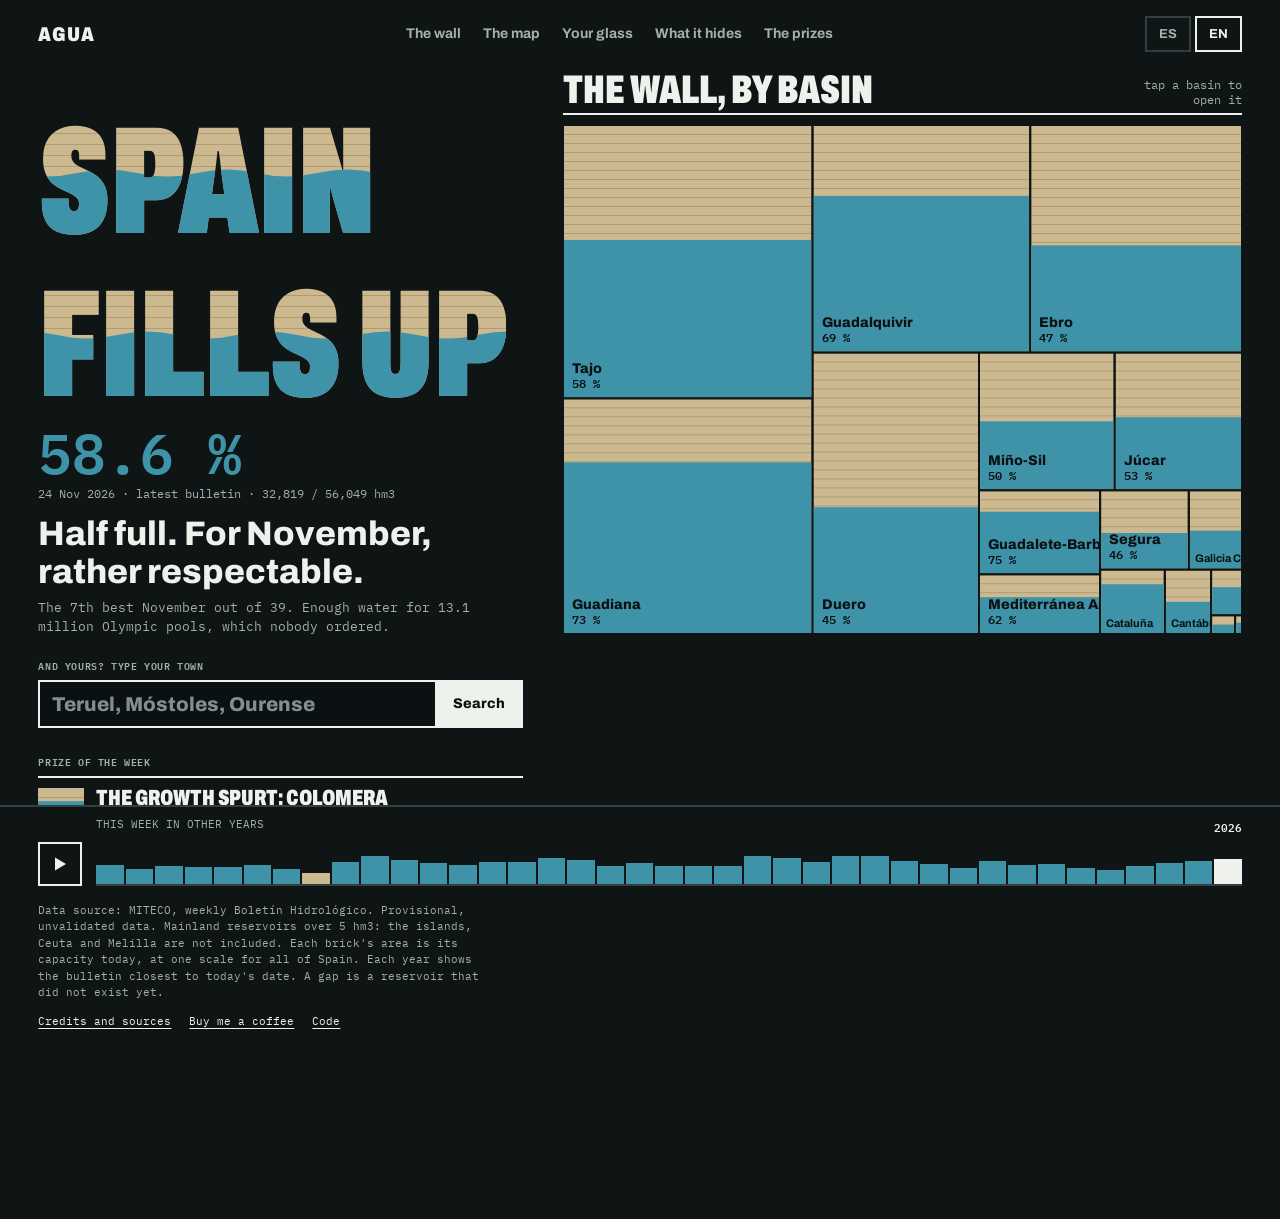
<file: index.html>
<!DOCTYPE html>
<html lang="es">
<head>
<meta charset="utf-8">
<meta name="viewport" content="width=device-width, initial-scale=1">
<title>Agua · España se llena</title>
<meta name="description" content="Los embalses de España como un muro de agua: cada ladrillo es un embalse, a su nivel de esta semana, y de esta semana en otros años desde 1988. Spain's reservoirs as a wall of water.">
<meta property="og:title" content="Agua · España se llena">
<meta property="og:description" content="Los embalses de España como un muro de agua. Cada ladrillo, un embalse. Desde 1988.">
<meta property="og:type" content="website">
<meta property="og:url" content="https://agua.lessane.es/">
<meta name="theme-color" content="#0F1415">
<link rel="icon" href="assets/favicon.svg" type="image/svg+xml">
<link rel="preload" href="assets/fonts/archivo-latin.woff2" as="font" type="font/woff2" crossorigin>
<link rel="stylesheet" href="assets/agua.css">
<link rel="stylesheet" href="assets/portada.css">
</head>
<body>
<header class="top">
  <div class="brand"><a href="./">AGUA</a></div>
  <div class="lang"><button id="l-es" aria-pressed="true">ES</button><button id="l-en" aria-pressed="false">EN</button></div>
</header>
<nav id="nav"></nav>
<div class="hero">
  <h1 id="h1"></h1>
  <div class="sub"><div class="nat" id="nat">56,0 %</div><div class="when" id="when"></div></div>
  <p class="lede" id="lede"></p>
</div>
<main id="main"></main>
<div id="tip" hidden></div>
<div id="card" hidden><div id="loc"></div><div class="cn" id="cn"></div><div class="cp" id="cp"></div><div id="ring"></div><div class="cd" id="cd"></div><button id="cx" aria-label="Cerrar"><svg width="14" height="14" viewBox="0 0 14 14" aria-hidden="true"><path d="M2 2l10 10M12 2L2 12" stroke="currentColor" stroke-width="2"/></svg></button></div>
<div class="dock">
  <button id="play" aria-label="Reproducir"><svg id="pi" width="16" height="16" viewBox="0 0 16 16" aria-hidden="true"><path d="M3 1.5v13l11-6.5z" fill="currentColor"/></svg></button>
  <div class="track">
    <div class="tl"><span id="sl"></span><strong id="yl">2026</strong></div>
    <div class="bars" id="bars" aria-hidden="true"></div>
    <input id="year" type="range" min="1988" max="2026" step="1" value="2026" aria-label="Año">
  </div>
</div>
<noscript><p class="msg">Esta página necesita JavaScript para dibujar el muro. / This page needs JavaScript to draw the wall.</p></noscript>
<script src="assets/agua.js"></script>
<script src="assets/portada.js"></script>
</body>
</html>
</file>
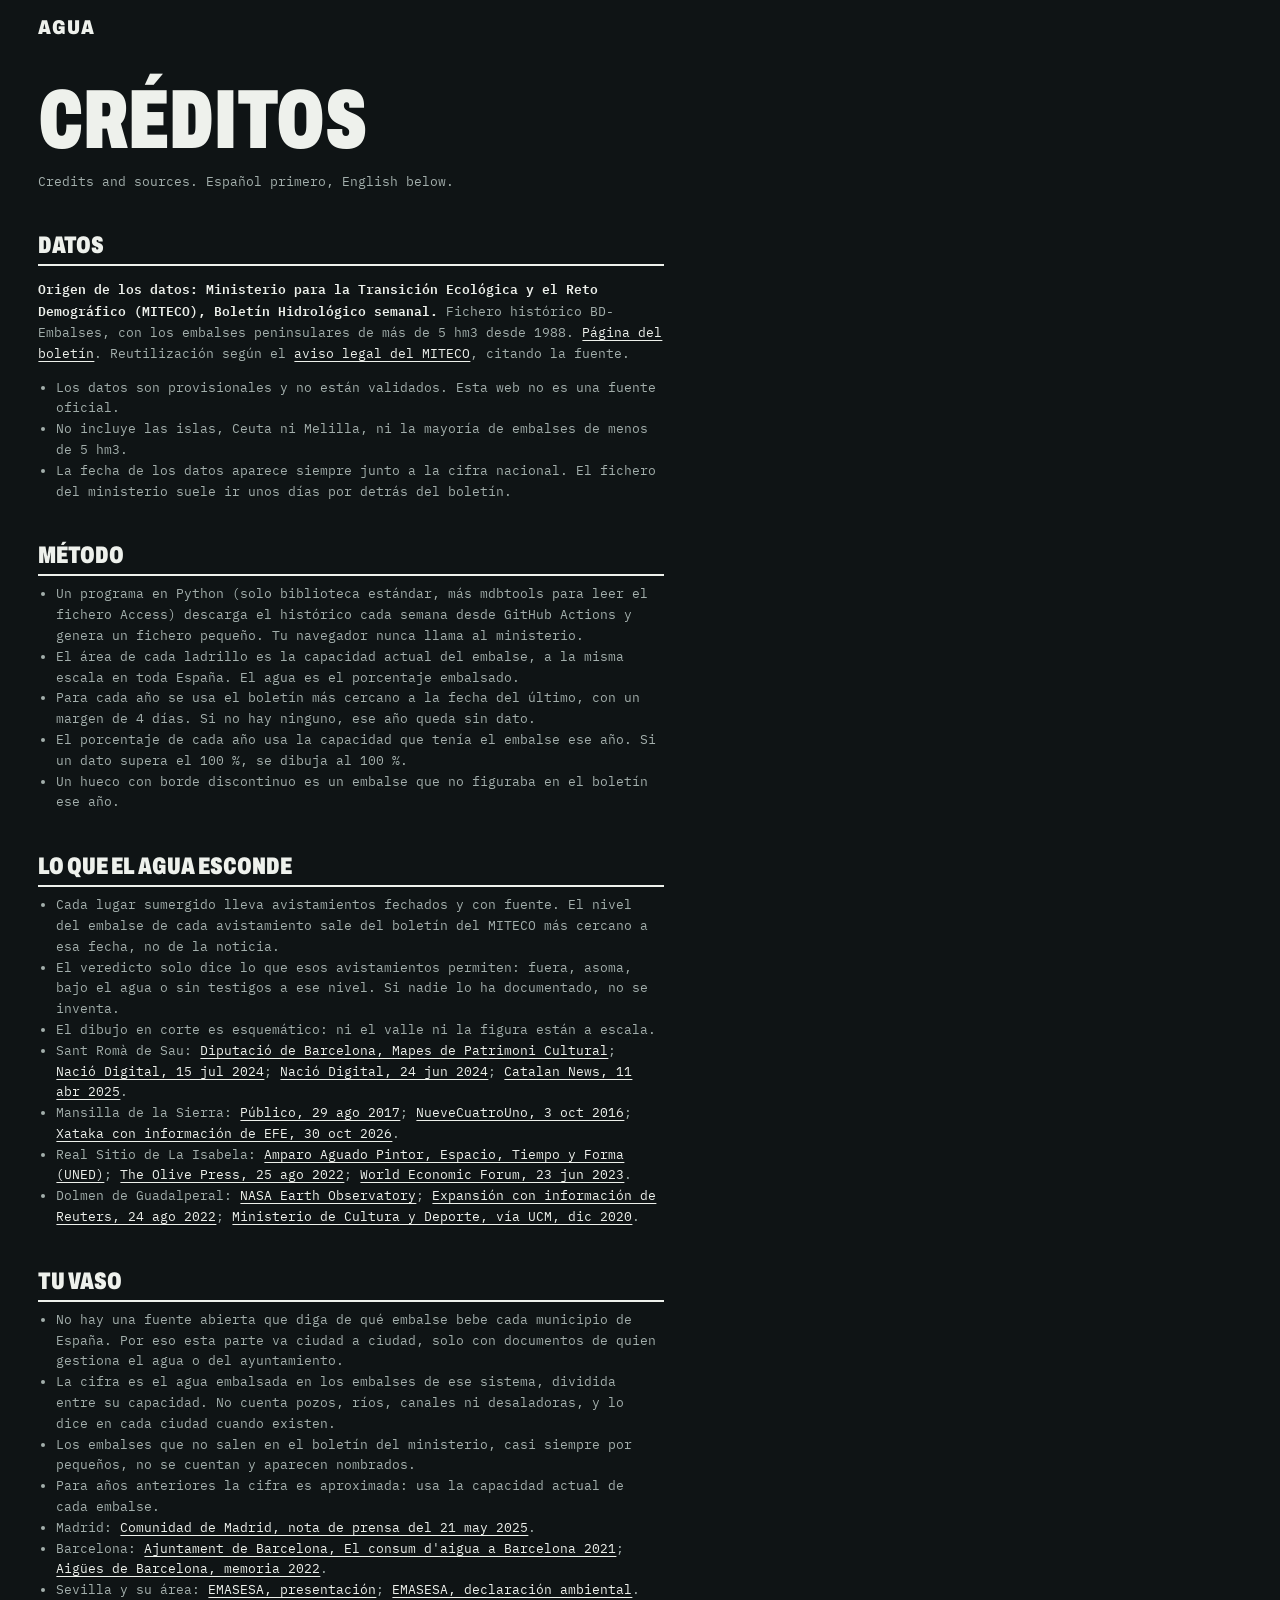
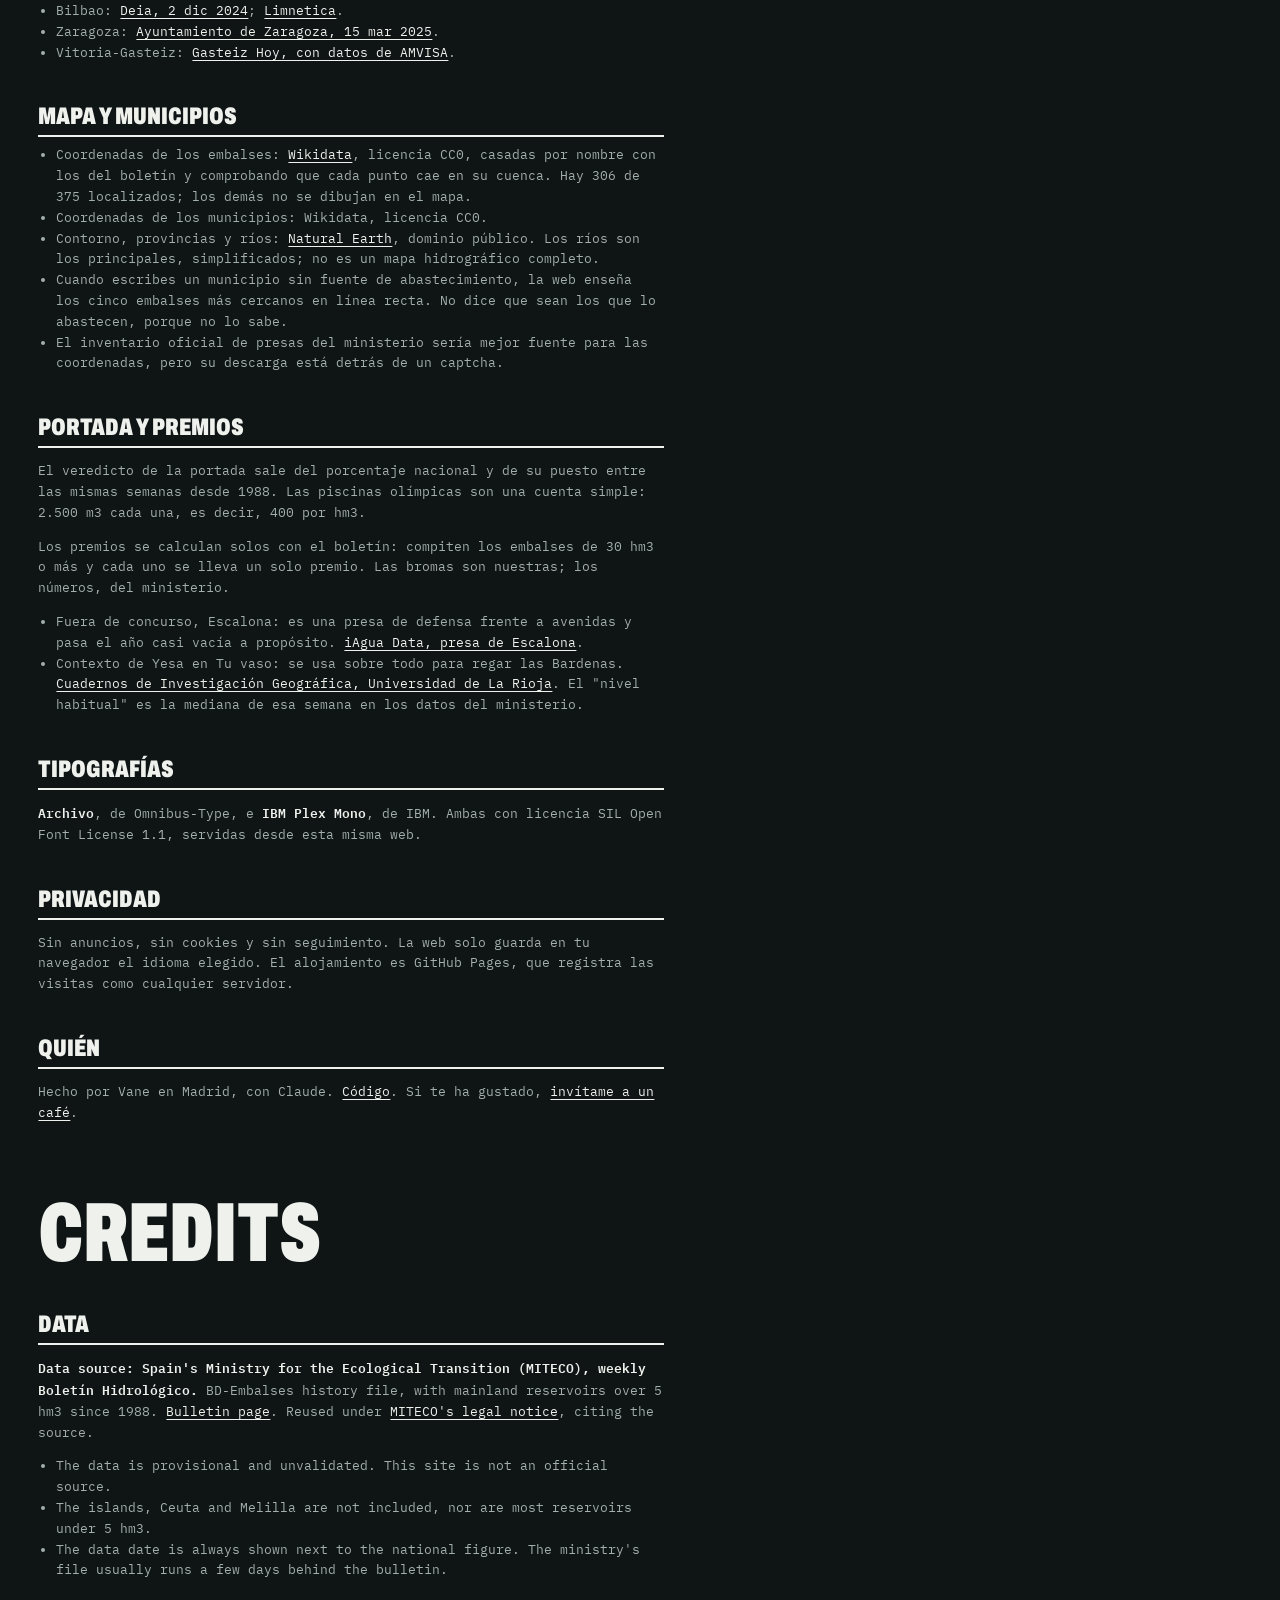
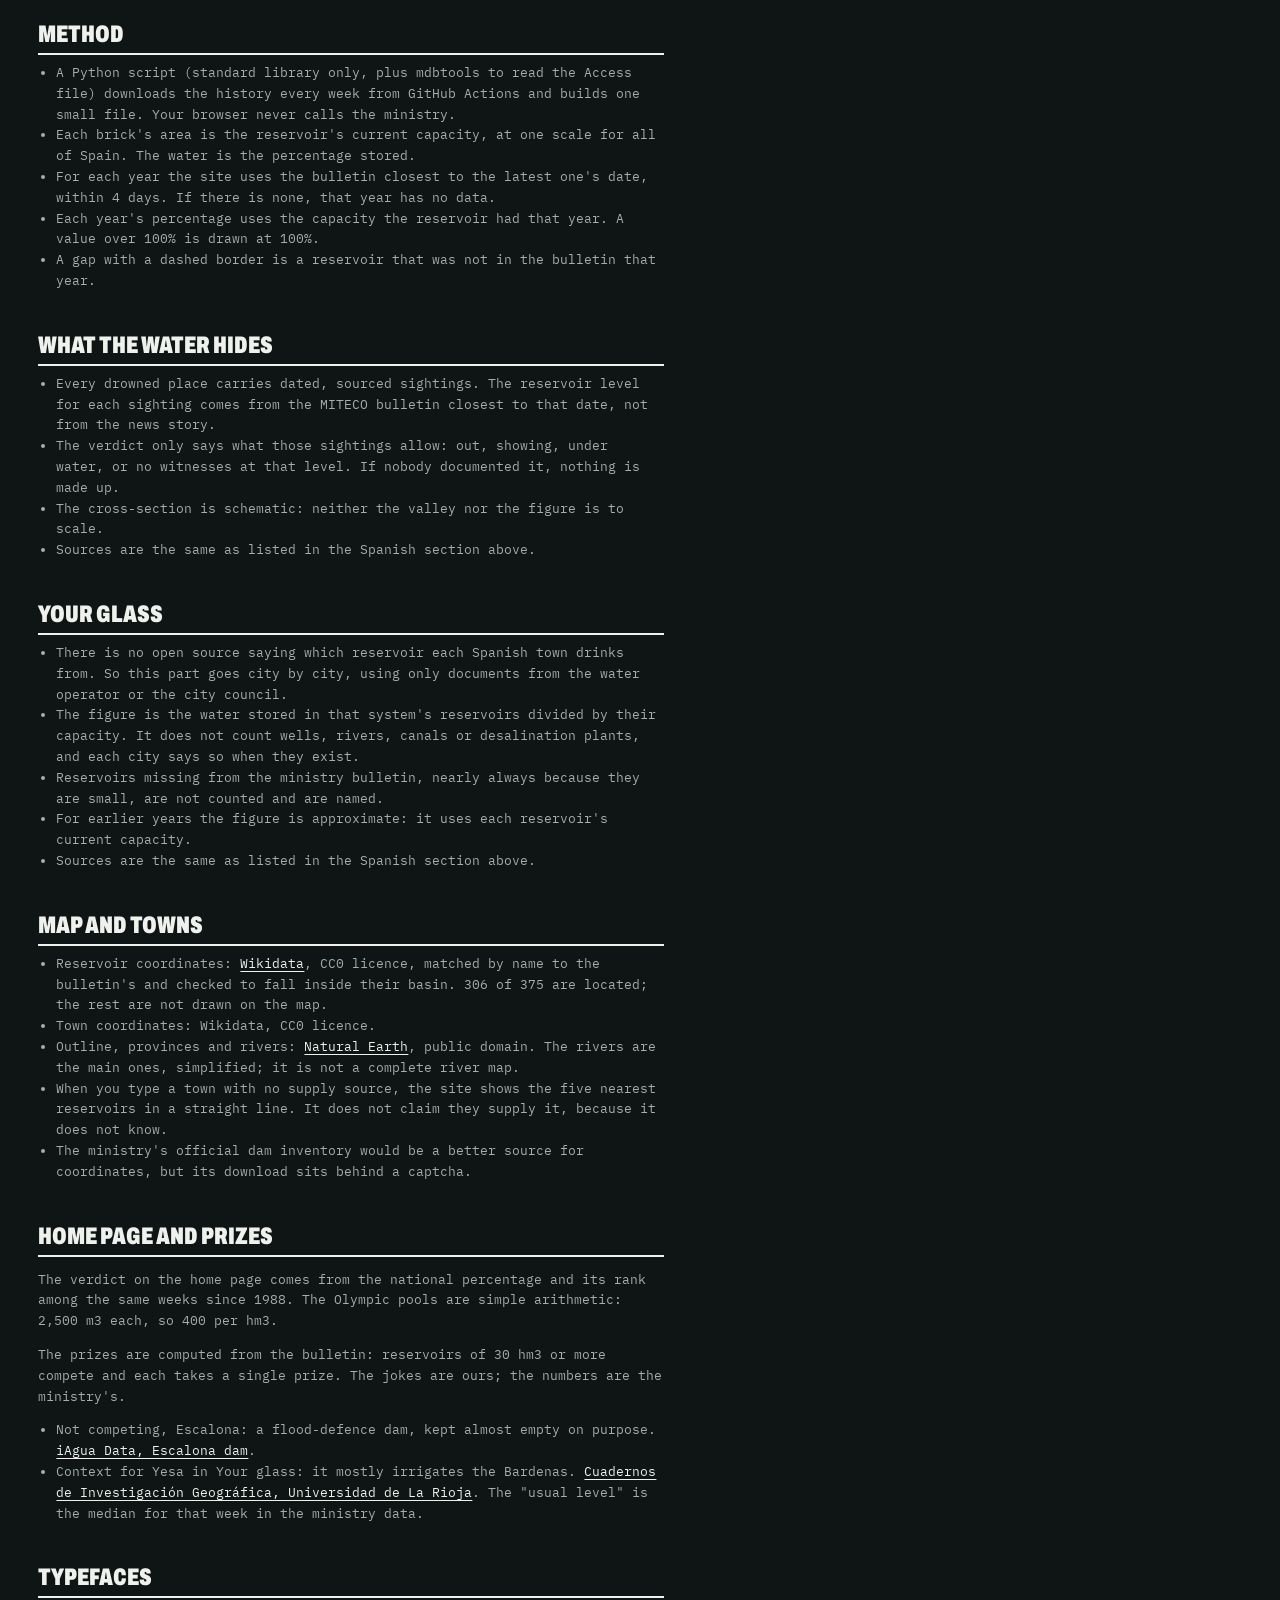
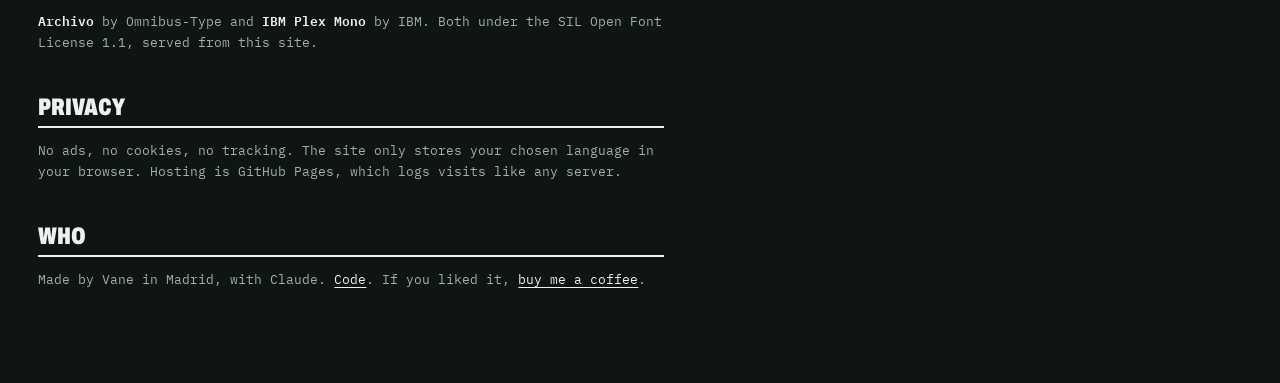
<file: creditos.html>
<!DOCTYPE html>
<html lang="es">
<head>
<meta charset="utf-8">
<meta name="viewport" content="width=device-width, initial-scale=1">
<title>Agua · Créditos y fuentes</title>
<meta name="description" content="Fuentes, licencias y método de Agua. Sources, licences and method.">
<meta name="theme-color" content="#0F1415">
<link rel="icon" href="assets/favicon.svg" type="image/svg+xml">
<link rel="stylesheet" href="assets/agua.css">
</head>
<body>
<header class="top"><div class="brand"><a href="./">AGUA</a></div></header>
<main class="doc" style="display:block">
<h1>Créditos</h1>
<p>Credits and sources. Español primero, English below.</p>

<h2>Datos</h2>
<p><b>Origen de los datos: Ministerio para la Transición Ecológica y el Reto Demográfico (MITECO), Boletín Hidrológico semanal.</b> Fichero histórico BD-Embalses, con los embalses peninsulares de más de 5 hm3 desde 1988. <a href="https://www.miteco.gob.es/es/agua/temas/evaluacion-de-los-recursos-hidricos/boletin-hidrologico.html" rel="noopener">Página del boletín</a>. Reutilización según el <a href="https://www.miteco.gob.es/es/atencion-al-ciudadano/aviso-legal.html" rel="noopener">aviso legal del MITECO</a>, citando la fuente.</p>
<ul>
<li>Los datos son provisionales y no están validados. Esta web no es una fuente oficial.</li>
<li>No incluye las islas, Ceuta ni Melilla, ni la mayoría de embalses de menos de 5 hm3.</li>
<li>La fecha de los datos aparece siempre junto a la cifra nacional. El fichero del ministerio suele ir unos días por detrás del boletín.</li>
</ul>

<h2>Método</h2>
<ul>
<li>Un programa en Python (solo biblioteca estándar, más mdbtools para leer el fichero Access) descarga el histórico cada semana desde GitHub Actions y genera un fichero pequeño. Tu navegador nunca llama al ministerio.</li>
<li>El área de cada ladrillo es la capacidad actual del embalse, a la misma escala en toda España. El agua es el porcentaje embalsado.</li>
<li>Para cada año se usa el boletín más cercano a la fecha del último, con un margen de 4 días. Si no hay ninguno, ese año queda sin dato.</li>
<li>El porcentaje de cada año usa la capacidad que tenía el embalse ese año. Si un dato supera el 100 %, se dibuja al 100 %.</li>
<li>Un hueco con borde discontinuo es un embalse que no figuraba en el boletín ese año.</li>
</ul>

<h2>Lo que el agua esconde</h2>
<ul>
<li>Cada lugar sumergido lleva avistamientos fechados y con fuente. El nivel del embalse de cada avistamiento sale del boletín del MITECO más cercano a esa fecha, no de la noticia.</li>
<li>El veredicto solo dice lo que esos avistamientos permiten: fuera, asoma, bajo el agua o sin testigos a ese nivel. Si nadie lo ha documentado, no se inventa.</li>
<li>El dibujo en corte es esquemático: ni el valle ni la figura están a escala.</li>
<li>Sant Romà de Sau: <a href="https://patrimonicultural.diba.cat/print/pdf/node/72888" rel="noopener">Diputació de Barcelona, Mapes de Patrimoni Cultural</a>; <a href="https://naciodigital.cat/impacte/terra/sau-perd-quasi-10-punts-esglesia-torna-ser-accessible.html" rel="noopener">Nació Digital, 15 jul 2024</a>; <a href="https://naciodigital.cat/impacte/terra/sau-supera-45-termometre-sequera-vista-ocell.html" rel="noopener">Nació Digital, 24 jun 2024</a>; <a href="https://www.catalannews.com/society-science/item/sau-reservoir-drought-empty-sinking-church-11-april-2025" rel="noopener">Catalan News, 11 abr 2025</a>.</li>
<li>Mansilla de la Sierra: <a href="https://www.publico.es/sociedad/sequia-permite-pasear-pueblo-riojano-sumergido-embalse-1960.html" rel="noopener">Público, 29 ago 2017</a>; <a href="https://nuevecuatrouno.com/2016/10/03/ya-se-puede-pasear-viejo-mansilla/" rel="noopener">NueveCuatroUno, 3 oct 2016</a>; <a href="https://www.xataka.com/magnet/pueblo-rioja-emerge-agua-porque-embalse-esta-dejando-al-descubierto-sus-antiguas-calles" rel="noopener">Xataka con información de EFE, 30 oct 2026</a>.</li>
<li>Real Sitio de La Isabela: <a href="https://revistas.uned.es/index.php/ETFVII/article/download/2400/2273/5654" rel="noopener">Amparo Aguado Pintor, Espacio, Tiempo y Forma (UNED)</a>; <a href="https://theolivepress.es/spain-news/2022/08/25/secrets-from-the-deep-as-reservoirs-dry-up-across-spain-long-lost-ancient-sites-are-revealed/" rel="noopener">The Olive Press, 25 ago 2022</a>; <a href="https://weforum.org/videos/drought-in-spain-has-revealed-the-ruins-of-this-bathhouse" rel="noopener">World Economic Forum, 23 jun 2023</a>.</li>
<li>Dolmen de Guadalperal: <a href="https://earthobservatory.nasa.gov/images/145619/drought-reveals-lost-spanish-stonehenge" rel="noopener">NASA Earth Observatory</a>; <a href="https://expansion.mx/mundo/2022/08/24/dolmen-de-guadalperal-stonehenge-espanol" rel="noopener">Expansión con información de Reuters, 24 ago 2022</a>; <a href="https://www.ucm.es/el-ministerio-de-cultura-y-deporte-termina-la-primera-campana-de-prospeccion-subacuatica-en-el-dolmen-de-guadalperal-y-el-yacimiento-de-augustobriga-en-caceres" rel="noopener">Ministerio de Cultura y Deporte, vía UCM, dic 2020</a>.</li>
</ul>

<h2>Tu vaso</h2>
<ul>
<li>No hay una fuente abierta que diga de qué embalse bebe cada municipio de España. Por eso esta parte va ciudad a ciudad, solo con documentos de quien gestiona el agua o del ayuntamiento.</li>
<li>La cifra es el agua embalsada en los embalses de ese sistema, dividida entre su capacidad. No cuenta pozos, ríos, canales ni desaladoras, y lo dice en cada ciudad cuando existen.</li>
<li>Los embalses que no salen en el boletín del ministerio, casi siempre por pequeños, no se cuentan y aparecen nombrados.</li>
<li>Para años anteriores la cifra es aproximada: usa la capacidad actual de cada embalse.</li>
<li>Madrid: <a href="https://www.comunidad.madrid/file/473540/download" rel="noopener">Comunidad de Madrid, nota de prensa del 21 may 2025</a>.</li>
<li>Barcelona: <a href="https://bcnroc.ajuntament.barcelona.cat/jspui/bitstream/11703/125255/3/Consum Aigua 2021_bcnroc.pdf" rel="noopener">Ajuntament de Barcelona, El consum d'aigua a Barcelona 2021</a>; <a href="https://www.aiguesdebarcelona.cat/documents/42802/481302/Memoria_Explotacion_AB_2022.pdf" rel="noopener">Aigües de Barcelona, memoria 2022</a>.</li>
<li>Sevilla y su área: <a href="https://www.aguasresiduales.info/media/images/ckfinder/userfiles/files/2__Presentacio_n_EMASESA.pdf" rel="noopener">EMASESA, presentación</a>; <a href="https://catedra.us.es/catedraemasesa/wp-content/uploads/2020/11/Declaracion-ambiental-Anexo-VII-AGUAS-DE-SEVILLA-firmado.pdf" rel="noopener">EMASESA, declaración ambiental</a>.</li>
<li>Bilbao: <a href="https://www.deia.eus/bizkaia/2024/12/02/proyectos-abastecimiento-cabb-agua-8976034.html" rel="noopener">Deia, 2 dic 2024</a>; <a href="https://recyt.fecyt.es/index.php/Limnetica/article/view/111022/83719" rel="noopener">Limnetica</a>.</li>
<li>Zaragoza: <a href="https://www.zaragoza.es/sede/portal/turismo/es-util/servicio/noticia/detail/338949" rel="noopener">Ayuntamiento de Zaragoza, 15 mar 2025</a>.</li>
<li>Vitoria-Gasteiz: <a href="https://www.gasteizhoy.com/origen-agua-alava/" rel="noopener">Gasteiz Hoy, con datos de AMVISA</a>.</li>
</ul>

<h2>Mapa y municipios</h2>
<ul>
<li>Coordenadas de los embalses: <a href="https://www.wikidata.org/" rel="noopener">Wikidata</a>, licencia CC0, casadas por nombre con los del boletín y comprobando que cada punto cae en su cuenca. Hay 306 de 375 localizados; los demás no se dibujan en el mapa.</li>
<li>Coordenadas de los municipios: Wikidata, licencia CC0.</li>
<li>Contorno, provincias y ríos: <a href="https://www.naturalearthdata.com/" rel="noopener">Natural Earth</a>, dominio público. Los ríos son los principales, simplificados; no es un mapa hidrográfico completo.</li>
<li>Cuando escribes un municipio sin fuente de abastecimiento, la web enseña los cinco embalses más cercanos en línea recta. No dice que sean los que lo abastecen, porque no lo sabe.</li>
<li>El inventario oficial de presas del ministerio sería mejor fuente para las coordenadas, pero su descarga está detrás de un captcha.</li>
</ul>

<h2>Portada y premios</h2>
<p>El veredicto de la portada sale del porcentaje nacional y de su puesto entre las mismas semanas desde 1988. Las piscinas olímpicas son una cuenta simple: 2.500 m3 cada una, es decir, 400 por hm3.</p>
<p>Los premios se calculan solos con el boletín: compiten los embalses de 30 hm3 o más y cada uno se lleva un solo premio. Las bromas son nuestras; los números, del ministerio.</p>
<ul>
<li>Fuera de concurso, Escalona: es una presa de defensa frente a avenidas y pasa el año casi vacía a propósito. <a href="https://www.iagua.es/data/infraestructuras/presas/escalona-jucar" rel="noopener">iAgua Data, presa de Escalona</a>.</li>
<li>Contexto de Yesa en Tu vaso: se usa sobre todo para regar las Bardenas. <a href="https://publicaciones.unirioja.es/ojs/index.php/cig/article/download/1067/988" rel="noopener">Cuadernos de Investigación Geográfica, Universidad de La Rioja</a>. El "nivel habitual" es la mediana de esa semana en los datos del ministerio.</li>
</ul>
<h2>Tipografías</h2>
<p><b>Archivo</b>, de Omnibus-Type, e <b>IBM Plex Mono</b>, de IBM. Ambas con licencia SIL Open Font License 1.1, servidas desde esta misma web.</p>

<h2>Privacidad</h2>
<p>Sin anuncios, sin cookies y sin seguimiento. La web solo guarda en tu navegador el idioma elegido. El alojamiento es GitHub Pages, que registra las visitas como cualquier servidor.</p>

<h2>Quién</h2>
<p>Hecho por Vane en Madrid, con Claude. <a href="https://github.com/lessane-land/agua" rel="noopener">Código</a>. Si te ha gustado, <a href="https://ko-fi.com/lessane" rel="noopener">invítame a un café</a>.</p>

<h1 lang="en" style="margin-top:72px">Credits</h1>

<div lang="en">
<h2>Data</h2>
<p><b>Data source: Spain's Ministry for the Ecological Transition (MITECO), weekly Boletín Hidrológico.</b> BD-Embalses history file, with mainland reservoirs over 5 hm3 since 1988. <a href="https://www.miteco.gob.es/es/agua/temas/evaluacion-de-los-recursos-hidricos/boletin-hidrologico.html" rel="noopener">Bulletin page</a>. Reused under <a href="https://www.miteco.gob.es/es/atencion-al-ciudadano/aviso-legal.html" rel="noopener">MITECO's legal notice</a>, citing the source.</p>
<ul>
<li>The data is provisional and unvalidated. This site is not an official source.</li>
<li>The islands, Ceuta and Melilla are not included, nor are most reservoirs under 5 hm3.</li>
<li>The data date is always shown next to the national figure. The ministry's file usually runs a few days behind the bulletin.</li>
</ul>

<h2>Method</h2>
<ul>
<li>A Python script (standard library only, plus mdbtools to read the Access file) downloads the history every week from GitHub Actions and builds one small file. Your browser never calls the ministry.</li>
<li>Each brick's area is the reservoir's current capacity, at one scale for all of Spain. The water is the percentage stored.</li>
<li>For each year the site uses the bulletin closest to the latest one's date, within 4 days. If there is none, that year has no data.</li>
<li>Each year's percentage uses the capacity the reservoir had that year. A value over 100% is drawn at 100%.</li>
<li>A gap with a dashed border is a reservoir that was not in the bulletin that year.</li>
</ul>

<h2>What the water hides</h2>
<ul>
<li>Every drowned place carries dated, sourced sightings. The reservoir level for each sighting comes from the MITECO bulletin closest to that date, not from the news story.</li>
<li>The verdict only says what those sightings allow: out, showing, under water, or no witnesses at that level. If nobody documented it, nothing is made up.</li>
<li>The cross-section is schematic: neither the valley nor the figure is to scale.</li>
<li>Sources are the same as listed in the Spanish section above.</li>
</ul>

<h2>Your glass</h2>
<ul>
<li>There is no open source saying which reservoir each Spanish town drinks from. So this part goes city by city, using only documents from the water operator or the city council.</li>
<li>The figure is the water stored in that system's reservoirs divided by their capacity. It does not count wells, rivers, canals or desalination plants, and each city says so when they exist.</li>
<li>Reservoirs missing from the ministry bulletin, nearly always because they are small, are not counted and are named.</li>
<li>For earlier years the figure is approximate: it uses each reservoir's current capacity.</li>
<li>Sources are the same as listed in the Spanish section above.</li>
</ul>

<h2>Map and towns</h2>
<ul>
<li>Reservoir coordinates: <a href="https://www.wikidata.org/" rel="noopener">Wikidata</a>, CC0 licence, matched by name to the bulletin's and checked to fall inside their basin. 306 of 375 are located; the rest are not drawn on the map.</li>
<li>Town coordinates: Wikidata, CC0 licence.</li>
<li>Outline, provinces and rivers: <a href="https://www.naturalearthdata.com/" rel="noopener">Natural Earth</a>, public domain. The rivers are the main ones, simplified; it is not a complete river map.</li>
<li>When you type a town with no supply source, the site shows the five nearest reservoirs in a straight line. It does not claim they supply it, because it does not know.</li>
<li>The ministry's official dam inventory would be a better source for coordinates, but its download sits behind a captcha.</li>
</ul>

<h2>Home page and prizes</h2>
<p>The verdict on the home page comes from the national percentage and its rank among the same weeks since 1988. The Olympic pools are simple arithmetic: 2,500 m3 each, so 400 per hm3.</p>
<p>The prizes are computed from the bulletin: reservoirs of 30 hm3 or more compete and each takes a single prize. The jokes are ours; the numbers are the ministry's.</p>
<ul>
<li>Not competing, Escalona: a flood-defence dam, kept almost empty on purpose. <a href="https://www.iagua.es/data/infraestructuras/presas/escalona-jucar" rel="noopener">iAgua Data, Escalona dam</a>.</li>
<li>Context for Yesa in Your glass: it mostly irrigates the Bardenas. <a href="https://publicaciones.unirioja.es/ojs/index.php/cig/article/download/1067/988" rel="noopener">Cuadernos de Investigación Geográfica, Universidad de La Rioja</a>. The "usual level" is the median for that week in the ministry data.</li>
</ul>
<h2>Typefaces</h2>
<p><b>Archivo</b> by Omnibus-Type and <b>IBM Plex Mono</b> by IBM. Both under the SIL Open Font License 1.1, served from this site.</p>

<h2>Privacy</h2>
<p>No ads, no cookies, no tracking. The site only stores your chosen language in your browser. Hosting is GitHub Pages, which logs visits like any server.</p>

<h2>Who</h2>
<p>Made by Vane in Madrid, with Claude. <a href="https://github.com/lessane-land/agua" rel="noopener">Code</a>. If you liked it, <a href="https://ko-fi.com/lessane" rel="noopener">buy me a coffee</a>.</p>
</div>
</main>
</body>
</html>
</file>
<file: assets/agua.css>
/* Agua. Fonts are self-hosted so the page talks to no third party. */
@font-face{font-family:'Archivo';font-style:normal;font-weight:100 900;font-stretch:62% 125%;font-display:swap;src:url(fonts/archivo-latin.woff2) format('woff2')}
@font-face{font-family:'IBM Plex Mono';font-style:normal;font-weight:400;font-display:swap;src:url(fonts/plexmono-400-latin.woff2) format('woff2')}
@font-face{font-family:'IBM Plex Mono';font-style:normal;font-weight:600;font-display:swap;src:url(fonts/plexmono-600-latin.woff2) format('woff2')}
:root{
  /* layout: Spain as one masonry wall. Each brick is a reservoir, width = capacity, courses wrap like text, basins run north to south */
  --bg:#0F1415; --ink:#EEF1EC; --mute:#A3AFAC; --water:#3F93A8; --rock:#CDB98F; --strata:#B19C72; --line:#34403F; --dark:#0B1112;
  --display:'Archivo','Arial Narrow','Helvetica Neue',Arial,sans-serif;
  --mono:'IBM Plex Mono',ui-monospace,Menlo,Consolas,monospace;
  --pad:clamp(16px,3vw,40px);
  color-scheme:dark;
}
*{box-sizing:border-box}
html,body{margin:0;background:var(--bg);color:var(--ink)}
body{font-family:var(--display);overflow-x:hidden}
button{font:inherit;color:inherit;cursor:pointer}
:focus-visible{outline:2px solid var(--ink);outline-offset:2px}
.top{display:flex;gap:16px;align-items:center;justify-content:space-between;padding:16px var(--pad) 0}
.brand{font-weight:900;font-stretch:80%;font-size:20px;letter-spacing:.04em}
.lang{display:flex;gap:4px}
.lang button{background:transparent;border:2px solid var(--line);color:var(--mute);font-weight:700;font-size:13px;padding:7px 12px;min-height:36px}
.lang button[aria-pressed="true"]{border-color:var(--ink);color:var(--ink)}
.hero{padding:clamp(18px,4vh,44px) var(--pad) 0}
h1{margin:0;font-size:0}
.big{position:relative;display:block;font-weight:900;font-stretch:62%;text-transform:uppercase;white-space:nowrap;line-height:.9;letter-spacing:-.005em}
.dry,.wet{padding-top:.16em}
.dry{display:inline-block;vertical-align:top;color:transparent;background:repeating-linear-gradient(180deg,var(--rock) 0 10px,var(--strata) 10px 11px);-webkit-background-clip:text;background-clip:text}
.wet{position:absolute;inset:0;color:var(--water);
  -webkit-mask-image:url("data:image/svg+xml,%3Csvg xmlns='http://www.w3.org/2000/svg' width='120' height='14'%3E%3Cpath d='M0 7Q30 0 60 7T120 7V14H0Z'/%3E%3C/svg%3E"),linear-gradient(#000,#000);
  mask-image:url("data:image/svg+xml,%3Csvg xmlns='http://www.w3.org/2000/svg' width='120' height='14'%3E%3Cpath d='M0 7Q30 0 60 7T120 7V14H0Z'/%3E%3C/svg%3E"),linear-gradient(#000,#000);
  -webkit-mask-repeat:repeat-x,no-repeat;mask-repeat:repeat-x,no-repeat;
  -webkit-mask-size:120px 14px,100% 100%;mask-size:120px 14px,100% 100%;
  -webkit-mask-position:var(--x,0px) calc(var(--y,0px) - 7px),0 calc(var(--y,0px) + 6px);
  mask-position:var(--x,0px) calc(var(--y,0px) - 7px),0 calc(var(--y,0px) + 6px)}
.sub{display:flex;flex-wrap:wrap;align-items:baseline;gap:6px 22px;margin-top:18px}
.nat{font-family:var(--mono);font-weight:600;font-size:clamp(30px,5vw,56px);color:var(--water);font-variant-numeric:tabular-nums;line-height:1}
.when{font-family:var(--mono);font-size:12px;color:var(--mute)}
.lede{margin:14px 0 0;font-family:var(--mono);font-size:13px;line-height:1.5;color:var(--mute);max-width:62ch}
.lede b{color:var(--ink);font-weight:600}
main{padding:clamp(28px,6vh,64px) 0 190px;display:flex;flex-direction:column;gap:clamp(34px,6vh,64px)}
.basin{padding:0 var(--pad)}
.bh{display:flex;align-items:flex-end;justify-content:space-between;gap:16px;border-bottom:2px solid var(--ink);padding-bottom:6px;margin-bottom:8px}
.bh h2{margin:0;font-weight:900;font-stretch:66%;text-transform:uppercase;font-size:clamp(30px,6vw,72px);line-height:.88;letter-spacing:0;text-wrap:balance}
.bm{font-family:var(--mono);font-size:12px;color:var(--mute);text-align:right;white-space:nowrap;font-variant-numeric:tabular-nums}
.bm b{display:block;font-size:clamp(18px,2.6vw,28px);font-weight:600;color:var(--water)}
canvas{display:block;touch-action:manipulation}
footer{padding:0 var(--pad);font-family:var(--mono);font-size:11px;line-height:1.5;color:var(--mute);max-width:74ch}
.dock{position:fixed;left:0;right:0;bottom:0;background:var(--bg);border-top:2px solid var(--line);padding:10px var(--pad) 14px;display:flex;gap:14px;align-items:flex-end;z-index:3}
#play{flex:none;width:44px;height:44px;border:2px solid var(--ink);background:transparent;display:grid;place-items:center}
.track{position:relative;flex:1;min-width:0}
.tl{display:flex;justify-content:space-between;font-family:var(--mono);font-size:11px;color:var(--mute);margin-bottom:6px}
.tl strong{color:var(--ink);font-weight:600}
.bars{display:flex;align-items:flex-end;gap:2px;height:44px;border-bottom:2px solid var(--line)}
.bars i{flex:1;background:var(--water);min-width:0}
.bars i.dryest{background:var(--rock)}
.bars i.later{opacity:.28}
.bars i.on{background:var(--ink)}
#year{position:absolute;left:0;right:0;bottom:0;width:100%;height:46px;margin:0;opacity:0;cursor:ew-resize}
.track:focus-within .bars{outline:2px solid var(--ink);outline-offset:3px}
#card{position:fixed;left:var(--pad);bottom:104px;width:min(360px,calc(100% - 2*var(--pad)));background:var(--dark);border:2px solid var(--ink);padding:14px 16px;z-index:2}
#card[hidden]{display:none}
#ring{margin-top:12px}#ring svg{display:block}
.hx{display:flex;justify-content:space-between;font-family:var(--mono);font-size:10px;color:var(--mute);margin-top:4px}
.cn{font-weight:900;font-stretch:70%;font-size:24px;line-height:1;text-transform:uppercase}
.cp{font-family:var(--mono);font-weight:600;font-size:20px;color:var(--water);margin-top:6px;font-variant-numeric:tabular-nums}
.cd{font-family:var(--mono);font-size:11px;line-height:1.5;color:var(--mute);margin-top:10px}
#cx{position:absolute;top:4px;right:4px;width:32px;height:32px;border:0;background:transparent;display:grid;place-items:center;color:var(--mute)}
footer a,.doc a{color:var(--ink);text-underline-offset:3px}
footer a:hover,.doc a:hover{color:var(--water)}
footer nav{display:flex;flex-wrap:wrap;gap:6px 18px;margin-top:12px}
.brand a{color:inherit;text-decoration:none}
.msg{padding:40px var(--pad);font-family:var(--mono);font-size:13px;color:var(--mute)}
/* credits page */
.doc{padding:clamp(24px,5vh,56px) var(--pad) 80px;max-width:78ch}
.doc h1{font-size:clamp(40px,8vw,84px);font-weight:900;font-stretch:66%;text-transform:uppercase;line-height:.9;margin:0 0 8px}
.doc h2{font-weight:900;font-stretch:70%;text-transform:uppercase;font-size:24px;margin:40px 0 8px;border-bottom:2px solid var(--ink);padding-bottom:6px}
.doc p,.doc li{font-family:var(--mono);font-size:13px;line-height:1.6;color:var(--mute)}
.doc b{color:var(--ink);font-weight:600}
.doc ul{padding-left:18px;margin:8px 0}

/* layer 2 */
.tes .tl2{margin:12px 0 26px}
.tlist{display:flex;flex-direction:column;gap:48px}
.tes article{display:grid;grid-template-columns:minmax(0,1.15fr) minmax(0,1fr);gap:28px;align-items:start}
@media (max-width:820px){.tes article{grid-template-columns:minmax(0,1fr);gap:14px}}
.sk{margin:8px 0 0;font-family:var(--mono);font-size:10px;color:var(--mute)}
.vd{font-weight:900;font-stretch:66%;text-transform:uppercase;font-size:clamp(34px,5vw,60px);line-height:.9;text-wrap:balance}
.v-out{color:var(--rock)}.v-part{color:var(--ink)}.v-under{color:var(--water)}.v-unk{color:var(--mute)}
.tx h3{margin:10px 0 2px;font-weight:800;font-size:20px}
.tx h4{margin:16px 0 4px;font-family:var(--mono);font-size:11px;font-weight:600;letter-spacing:.06em;text-transform:uppercase;color:var(--mute)}
.tx p,.tx li,.tr{font-family:var(--mono);font-size:12px;line-height:1.55;color:var(--mute);margin:8px 0 0}
.tx p.why{color:var(--ink)}
.tx ul{margin:0;padding-left:16px}
.tx b{color:var(--ink);font-weight:600}
.tx a,.cd a{color:var(--ink);text-underline-offset:3px}
.tx a:hover,.cd a:hover{color:var(--water)}

/* layer 3 */
.vas .tl2{margin:12px 0 18px}
.vf label{display:block;font-family:var(--mono);font-size:11px;font-weight:600;letter-spacing:.06em;text-transform:uppercase;color:var(--mute);margin-bottom:6px}
#city{width:min(420px,100%);background:var(--dark);border:2px solid var(--ink);color:var(--ink);font-family:var(--display);font-weight:800;font-size:20px;padding:10px 12px;border-radius:0;-webkit-appearance:none;appearance:none}
#city::placeholder{color:var(--mute);font-weight:500}
.chips{display:flex;flex-wrap:wrap;gap:6px;margin-top:10px}
.chips button{background:transparent;border:2px solid var(--line);color:var(--mute);font-weight:700;font-size:13px;padding:7px 11px;min-height:36px}
.chips button[aria-pressed="true"]{border-color:var(--ink);color:var(--ink)}
.chips button:hover{color:var(--ink)}
.vno{margin:4px 0 0;font-family:var(--mono);font-size:12px;color:var(--rock)}
.vout{display:grid;grid-template-columns:minmax(0,1fr) minmax(0,1.15fr);gap:28px;align-items:start;margin-top:26px}
@media (max-width:820px){.vout{grid-template-columns:minmax(0,1fr);gap:16px}}
.vk{font-family:var(--mono);font-size:12px;color:var(--mute);margin-bottom:8px}
.vtxt p{font-family:var(--mono);font-size:12px;line-height:1.55;color:var(--mute);margin:8px 0 0}
.vtxt p.why{font-size:14px}.vtxt p.why.up{color:var(--water)}.vtxt p.why.down{color:var(--rock)}
.vtxt b{color:var(--ink);font-weight:600}
.vtxt a{color:var(--ink);text-underline-offset:3px}.vtxt a:hover{color:var(--water)}

/* map, locator, towns */
.map .tl2{margin:12px 0 18px}
.mwrap canvas{display:block}
#loc{float:right;margin:0 26px 4px 12px;line-height:0}
#loc .nl{font-family:var(--mono);font-size:10px;line-height:1.4;color:var(--mute);width:70px;text-align:right}
#ring{clear:both}
.chips button.tw{border-style:dashed}
.vtxt p.hon{color:var(--ink)}

#tip{position:fixed;z-index:4;pointer-events:none;background:var(--dark);border:2px solid var(--ink);color:var(--ink);font-family:var(--mono);font-size:12px;font-weight:600;padding:5px 8px;white-space:nowrap}
#tip[hidden]{display:none}
</file>
<file: assets/portada.css>
/* Agua, the front door: navigation, home page, prizes and the additions to the card. */
.off{display:none!important}
#nav{display:flex;gap:6px 22px;padding:0;order:3;width:100%;overflow-x:auto;scrollbar-width:none;white-space:nowrap}
@media (max-width:620px){#nav{gap:6px 16px}#nav a{font-size:13px}}
.hero.off+main{}
body[data-view="home"] .hero{padding-top:clamp(10px,2vh,24px)}
body[data-view="home"] .sub{margin-top:10px}
#nav::-webkit-scrollbar{display:none}
#nav a{color:var(--mute);text-decoration:none;font-weight:700;font-size:14px;padding:8px 0;border-bottom:2px solid transparent}
#nav a:hover{color:var(--ink)}
#nav a[aria-current]{color:var(--ink);border-bottom-color:var(--ink)}
body[data-view="home"] main{padding-top:14px}
body:not([data-view="home"]) main{padding-top:clamp(20px,4vh,40px)}
.basin>.lede{margin:0 0 14px}

.hv{margin:0;font-weight:800;font-size:clamp(21px,3.2vw,34px);line-height:1.1;max-width:24ch;text-wrap:balance}
.hs{margin:8px 0 0;font-family:var(--mono);font-size:12.5px;line-height:1.5;color:var(--mute);max-width:60ch}
.doors{display:grid;grid-template-columns:1fr 1fr;gap:8px;margin-top:20px}
@media (min-width:860px){.doors{grid-template-columns:repeat(4,1fr)}}
.door{display:flex;flex-direction:column;justify-content:space-between;gap:8px;min-height:84px;padding:11px 12px;border:2px solid var(--ink);color:var(--ink);text-decoration:none}
.door b{font-weight:900;font-stretch:70%;text-transform:uppercase;font-size:clamp(21px,2.6vw,30px);line-height:.95}
.door span{font-family:var(--mono);font-size:11px;line-height:1.35;color:var(--mute)}
.door:hover{background:var(--ink);color:var(--dark)}
.door:hover span{color:var(--dark)}
.tk{display:block;font-family:var(--mono);font-size:10px;font-weight:600;letter-spacing:.06em;color:var(--mute)}
.teaser{display:block;margin-top:20px;color:var(--ink);text-decoration:none;max-width:560px}
.teaser .tb{display:flex;gap:12px;align-items:center;border-top:2px solid var(--ink);padding-top:10px;margin-top:6px}
.teaser svg{flex:none}
.teaser b{display:block;font-weight:900;font-stretch:70%;text-transform:uppercase;font-size:22px;line-height:.98}
.teaser i,.aw i{display:block;font-style:normal;font-family:var(--mono);font-size:11.5px;line-height:1.45;color:var(--mute);margin-top:3px}
.teaser u,.hid u{display:block;font-weight:800;font-size:13px;margin-top:5px;text-underline-offset:3px}
.teaser:hover u,.hid:hover u{color:var(--water)}

.aws{display:grid;gap:0 32px;max-width:1100px}
@media (min-width:860px){.aws{grid-template-columns:1fr 1fr}}
.aw{display:flex;gap:14px;align-items:stretch;border-top:2px solid var(--ink);padding:12px 0;color:var(--ink);text-decoration:none}
.aw svg{flex:none}
.aw b{display:block;font-weight:900;font-stretch:66%;text-transform:uppercase;font-size:clamp(28px,3.4vw,40px);line-height:.9}
.aw em{display:block;font-style:normal;font-weight:800;font-size:15px;margin-top:5px}
.aw strong{font-family:var(--mono);font-weight:600;font-size:13px;color:var(--water);white-space:nowrap}
.aw:hover b{color:var(--water)}
.rule{margin:14px 0 0;font-family:var(--mono);font-size:11px;line-height:1.5;color:var(--mute);max-width:74ch}
.rule a,.ctx a{color:var(--ink);text-underline-offset:3px}

#card{max-height:calc(100vh - 124px);overflow-y:auto}
.cm{margin:12px 0 0;font-weight:800;font-size:15px;line-height:1.3}
.mood{display:inline-block;font-weight:900;font-stretch:70%;text-transform:uppercase;font-size:15px;color:var(--dark);background:var(--rock);padding:4px 8px;margin-right:4px}
.hid{display:block;margin-top:12px;border:2px solid var(--ink);padding:10px 12px;color:var(--ink);text-decoration:none}
.hid b{display:block;font-weight:900;font-stretch:70%;text-transform:uppercase;font-size:19px;line-height:1;margin-top:5px}
.go{display:block;margin-top:8px;border:2px solid var(--line);padding:11px 12px;color:var(--ink);text-decoration:none;font-weight:800;font-size:13px;text-align:center}
.go:hover{border-color:var(--ink)}

.vtxt p.joke{font-family:var(--display);font-weight:800;font-size:clamp(19px,2.4vw,24px);line-height:1.15;color:var(--ink);margin:10px 0 0}
.vtxt p.ctx{color:var(--rock)}
.share{margin-top:14px;background:var(--ink);color:var(--dark);border:2px solid var(--ink);font-weight:800;font-size:14px;padding:12px 18px;min-height:44px}
.share:hover{background:transparent;color:var(--ink)}

.mwrap{display:flex;flex-wrap:wrap;gap:24px 40px;align-items:flex-start}
.mwrap canvas{flex:none}
#mside{flex:1 1 280px;max-width:460px;min-width:0}
#mside ol{list-style:none;margin:8px 0 0;padding:0;border-top:2px solid var(--ink)}
#mside li{display:grid;grid-template-columns:minmax(0,1fr) 90px 46px;gap:10px;align-items:center;padding:7px 0;border-bottom:1px solid var(--line);font-weight:700;font-size:14px}
#mside li span{overflow:hidden;text-overflow:ellipsis;white-space:nowrap}
#mside li>i{display:block;height:12px;background:var(--rock)}
#mside li>i>i{display:block;height:100%;margin-left:auto;background:var(--water)}
#mside li b{font-family:var(--mono);font-weight:600;font-size:13px;color:var(--water);text-align:right;font-variant-numeric:tabular-nums}
#mside p{margin:12px 0 0;font-family:var(--mono);font-size:11px;line-height:1.5;color:var(--mute)}

/* header: brand, menu, language. The menu takes its own line on a phone */
.top{flex-wrap:wrap;row-gap:4px}
.top .brand{order:1}.top .lang{order:2}
@media (min-width:1000px){
  #nav{order:2;width:auto;flex:0 1 auto;justify-content:center}
  #nav a[href="#/"]{display:none}
  .top .lang{order:3}
}

/* home: one column on a phone, two on a wide screen */
.home .hero{padding:0}
.home .hr{margin-top:26px}
.home .hr .bh{margin-bottom:10px}
.home .hr .bh h2{font-size:clamp(24px,3.2vw,40px);white-space:nowrap}
.home .hr .bm{white-space:normal;max-width:16ch}
.home .hc1{margin-top:14px}
.cw svg{display:block}
.bw .wt{transform-box:fill-box;transform-origin:50% 100%;transition:transform .9s cubic-bezier(.3,1.25,.5,1)}
@media (prefers-reduced-motion:reduce){.bw .wt{transition:none}}
.bw text{fill:#0B1112;pointer-events:none}
.bw .t1{font-family:var(--display);font-weight:800;font-size:14px}
.bw .t2{font-family:var(--mono);font-weight:600;font-size:12px}
.bw .t3{font-family:var(--display);font-weight:700;font-size:11px}
.bw:hover .wt,.bw:focus-visible .wt{fill:#4FA7BD}
.bw:focus-visible{outline:none}
.bw:focus-visible rect:first-child{stroke:#EEF1EC;stroke-width:4}
.find{margin-top:20px;max-width:620px}
.find label{display:block;font-family:var(--mono);font-size:10px;font-weight:600;letter-spacing:.06em;color:var(--mute);margin-bottom:6px}
.find div{display:flex}
.find input{flex:1;min-width:0;background:var(--dark);border:2px solid var(--ink);border-right:0;color:var(--ink);font-family:var(--display);font-weight:800;font-size:clamp(16px,1.6vw,20px);padding:11px 12px;border-radius:0}
.find input::placeholder{color:var(--mute);opacity:.8}
.find button{background:var(--ink);color:var(--dark);border:2px solid var(--ink);font-weight:800;font-size:14px;padding:0 16px;min-height:48px}
.find button:hover{background:transparent;color:var(--ink)}
@media (min-width:1000px){
  .home{display:grid;grid-template-columns:minmax(0,5fr) minmax(0,7fr);gap:40px;align-items:start}
  .home .hr{margin-top:0}
  .home .doors{display:none}
  .home .teaser{margin-top:24px}
  body[data-view="home"] main{padding-top:20px}
}

/* map zoom */
.mbox{position:relative;flex:none;max-width:100%}
.mzoom{overflow:hidden;max-width:100%;overscroll-behavior:contain;scrollbar-width:thin}
.mbox.zoomed .mzoom{overflow:auto;outline:2px solid var(--line)}
.mzoom canvas{touch-action:pan-x pan-y;transform-origin:0 0}
.mctl{position:absolute;right:8px;top:8px;display:flex;flex-direction:column;gap:6px}
.mctl button{width:44px;height:44px;display:grid;place-items:center;background:var(--dark);border:2px solid var(--ink);color:var(--ink);padding:0}
.mctl button:hover{background:var(--ink);color:var(--dark)}
.mbox:not(.zoomed) .zout{opacity:.35;pointer-events:none}
</file>
